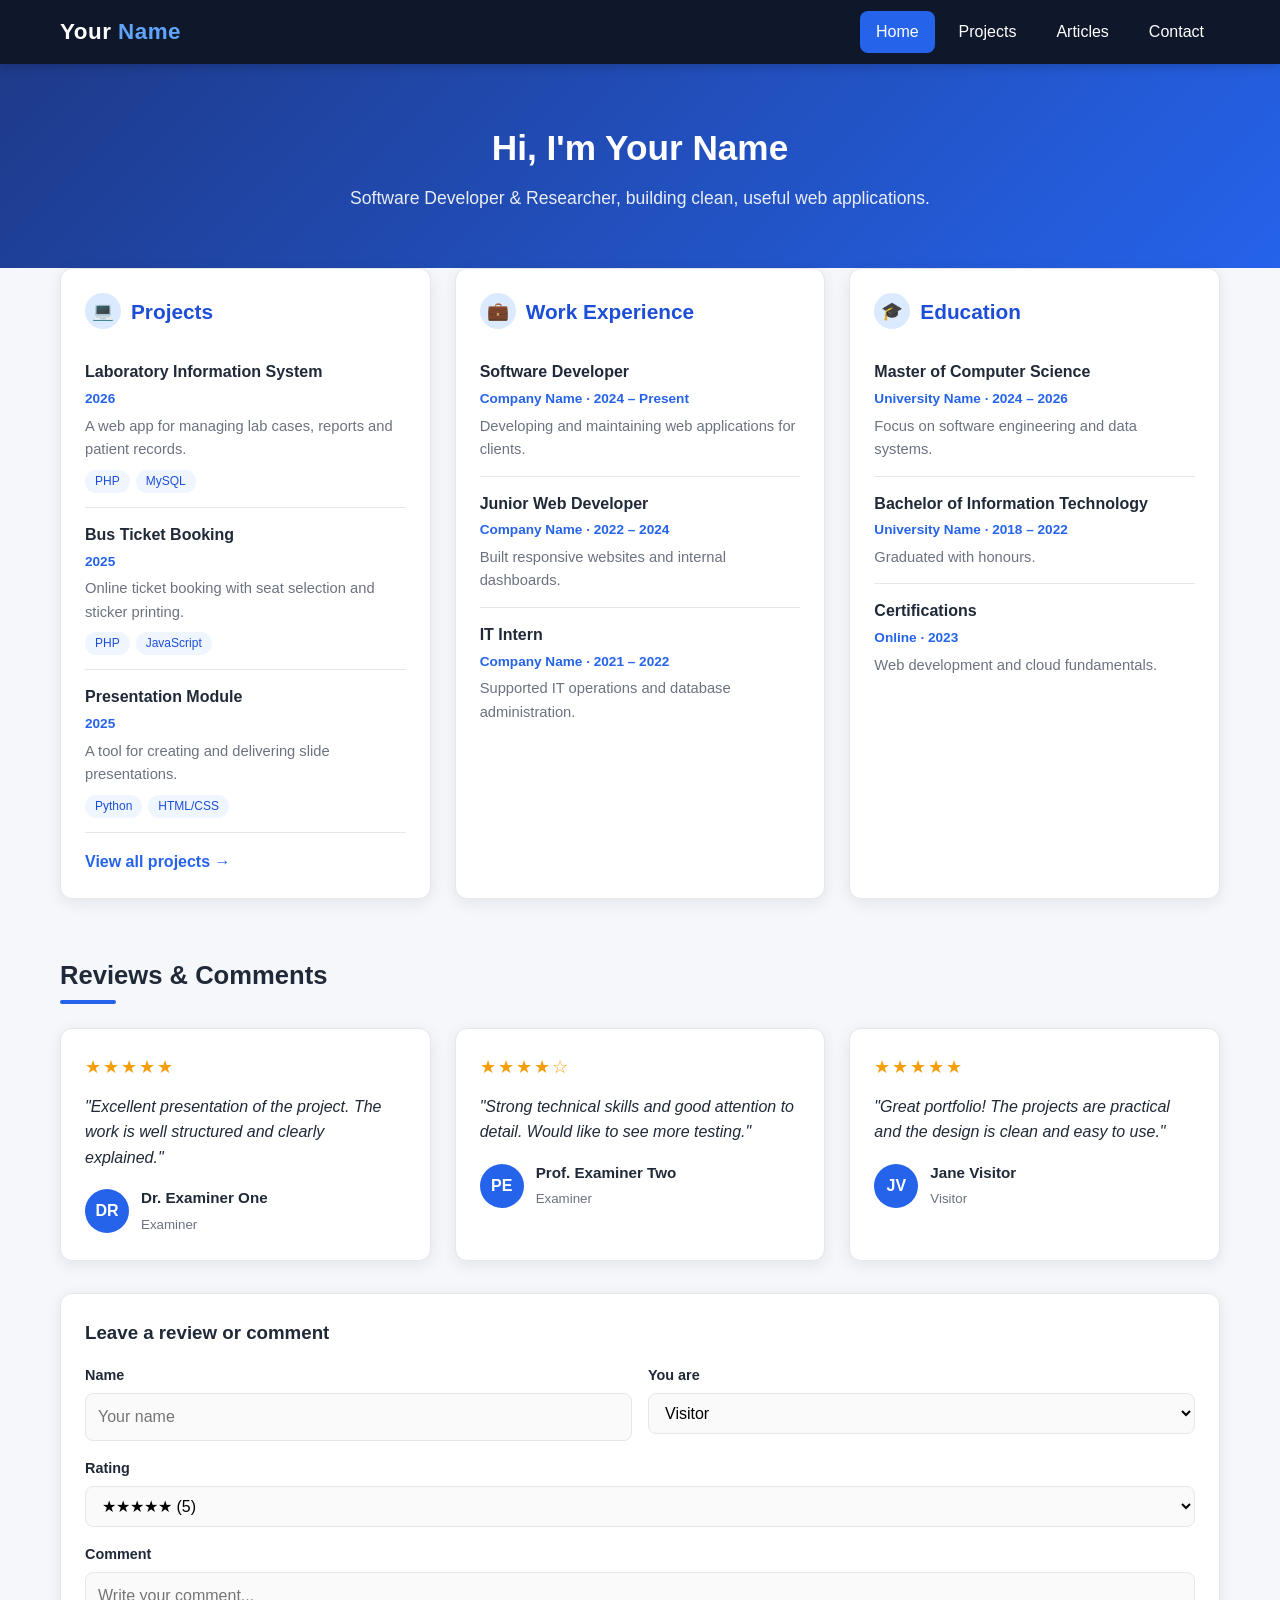
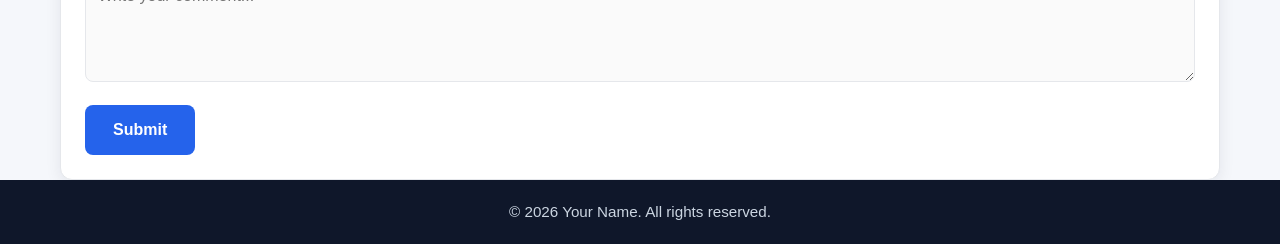
<file: index.html>
<!DOCTYPE html>
<html lang="en">
<head>
  <meta charset="UTF-8">
  <meta name="viewport" content="width=device-width, initial-scale=1.0">
  <title>Home | Your Name</title>
  <link rel="stylesheet" href="style.css">
</head>
<body>

  <!-- ================= HEADER ================= -->
  <header>
    <nav class="container nav">
      <a href="index.html" class="logo">Your <span>Name</span></a>

      <input type="checkbox" id="menu-toggle" aria-label="Toggle menu">
      <label for="menu-toggle" class="menu-icon"><span></span></label>

      <ul class="nav-links">
        <li><a href="index.html" class="active">Home</a></li>
        <li><a href="projects.html">Projects</a></li>
        <li><a href="articles.html">Articles</a></li>
        <li><a href="contact.html">Contact</a></li>
      </ul>
    </nav>
  </header>

  <!-- ================= HERO ================= -->
  <section class="hero">
    <h1>Hi, I'm Your Name</h1>
    <p>Software Developer &amp; Researcher, building clean, useful web applications.</p>
  </section>

  <!-- ================= BODY ================= -->
  <main class="container">

    <!-- Row 1: Projects | Work Experience | Education -->
    <div class="row-three">

      <section class="card">
        <h2><span class="icon">💻</span> Projects</h2>
        <div class="item">
          <h3>Laboratory Information System</h3>
          <span class="meta">2026</span>
          <p>A web app for managing lab cases, reports and patient records.</p>
          <div class="tags"><span class="tag">PHP</span><span class="tag">MySQL</span></div>
        </div>
        <div class="item">
          <h3>Bus Ticket Booking</h3>
          <span class="meta">2025</span>
          <p>Online ticket booking with seat selection and sticker printing.</p>
          <div class="tags"><span class="tag">PHP</span><span class="tag">JavaScript</span></div>
        </div>
        <div class="item">
          <h3>Presentation Module</h3>
          <span class="meta">2025</span>
          <p>A tool for creating and delivering slide presentations.</p>
          <div class="tags"><span class="tag">Python</span><span class="tag">HTML/CSS</span></div>
        </div>
        <a href="projects.html" class="more-link">View all projects →</a>
      </section>

      <section class="card">
        <h2><span class="icon">💼</span> Work Experience</h2>
        <div class="item">
          <h3>Software Developer</h3>
          <span class="meta">Company Name · 2024 – Present</span>
          <p>Developing and maintaining web applications for clients.</p>
        </div>
        <div class="item">
          <h3>Junior Web Developer</h3>
          <span class="meta">Company Name · 2022 – 2024</span>
          <p>Built responsive websites and internal dashboards.</p>
        </div>
        <div class="item">
          <h3>IT Intern</h3>
          <span class="meta">Company Name · 2021 – 2022</span>
          <p>Supported IT operations and database administration.</p>
        </div>
      </section>

      <section class="card">
        <h2><span class="icon">🎓</span> Education</h2>
        <div class="item">
          <h3>Master of Computer Science</h3>
          <span class="meta">University Name · 2024 – 2026</span>
          <p>Focus on software engineering and data systems.</p>
        </div>
        <div class="item">
          <h3>Bachelor of Information Technology</h3>
          <span class="meta">University Name · 2018 – 2022</span>
          <p>Graduated with honours.</p>
        </div>
        <div class="item">
          <h3>Certifications</h3>
          <span class="meta">Online · 2023</span>
          <p>Web development and cloud fundamentals.</p>
        </div>
      </section>

    </div>

    <!-- Row 2: Reviews & Comments -->
    <section>
      <h2 class="section-title">Reviews &amp; Comments</h2>

      <div class="reviews-grid" id="reviews-list">
        <article class="card review">
          <div class="stars">★★★★★</div>
          <blockquote>"Excellent presentation of the project. The work is well structured and clearly explained."</blockquote>
          <div class="reviewer">
            <div class="avatar">DR</div>
            <div><strong>Dr. Examiner One</strong><small>Examiner</small></div>
          </div>
        </article>

        <article class="card review">
          <div class="stars">★★★★☆</div>
          <blockquote>"Strong technical skills and good attention to detail. Would like to see more testing."</blockquote>
          <div class="reviewer">
            <div class="avatar">PE</div>
            <div><strong>Prof. Examiner Two</strong><small>Examiner</small></div>
          </div>
        </article>

        <article class="card review">
          <div class="stars">★★★★★</div>
          <blockquote>"Great portfolio! The projects are practical and the design is clean and easy to use."</blockquote>
          <div class="reviewer">
            <div class="avatar">JV</div>
            <div><strong>Jane Visitor</strong><small>Visitor</small></div>
          </div>
        </article>
      </div>

      <form class="card form-card" id="comment-form">
        <h3>Leave a review or comment</h3>
        <div class="form-row">
          <div>
            <label for="c-name">Name</label>
            <input type="text" id="c-name" required placeholder="Your name">
          </div>
          <div>
            <label for="c-role">You are</label>
            <select id="c-role">
              <option>Visitor</option>
              <option>Examiner</option>
            </select>
          </div>
        </div>
        <div class="field">
          <label for="c-rating">Rating</label>
          <select id="c-rating">
            <option value="5">★★★★★ (5)</option>
            <option value="4">★★★★☆ (4)</option>
            <option value="3">★★★☆☆ (3)</option>
            <option value="2">★★☆☆☆ (2)</option>
            <option value="1">★☆☆☆☆ (1)</option>
          </select>
        </div>
        <label for="c-text">Comment</label>
        <textarea id="c-text" required placeholder="Write your comment..."></textarea>
        <button type="submit" class="btn">Submit</button>
      </form>
    </section>

  </main>

  <!-- ================= FOOTER ================= -->
  <footer>
    &copy; 2026 Your Name. All rights reserved.
  </footer>

  <script>
    // Add a new review card when the comment form is submitted
    document.getElementById('comment-form').addEventListener('submit', function (e) {
      e.preventDefault();
      var name = document.getElementById('c-name').value.trim();
      var role = document.getElementById('c-role').value;
      var rating = parseInt(document.getElementById('c-rating').value, 10);
      var text = document.getElementById('c-text').value.trim();
      if (!name || !text) return;

      var initials = name.split(/\s+/).map(function (w) { return w[0]; }).join('').slice(0, 2).toUpperCase();

      var card = document.createElement('article');
      card.className = 'card review';
      card.innerHTML =
        '<div class="stars"></div><blockquote></blockquote>' +
        '<div class="reviewer"><div class="avatar"></div><div><strong></strong><small></small></div></div>';
      card.querySelector('.stars').textContent = '★'.repeat(rating) + '☆'.repeat(5 - rating);
      card.querySelector('blockquote').textContent = '"' + text + '"';
      card.querySelector('.avatar').textContent = initials;
      card.querySelector('strong').textContent = name;
      card.querySelector('small').textContent = role;

      document.getElementById('reviews-list').appendChild(card);
      this.reset();
    });
  </script>
</body>
</html>
</file>
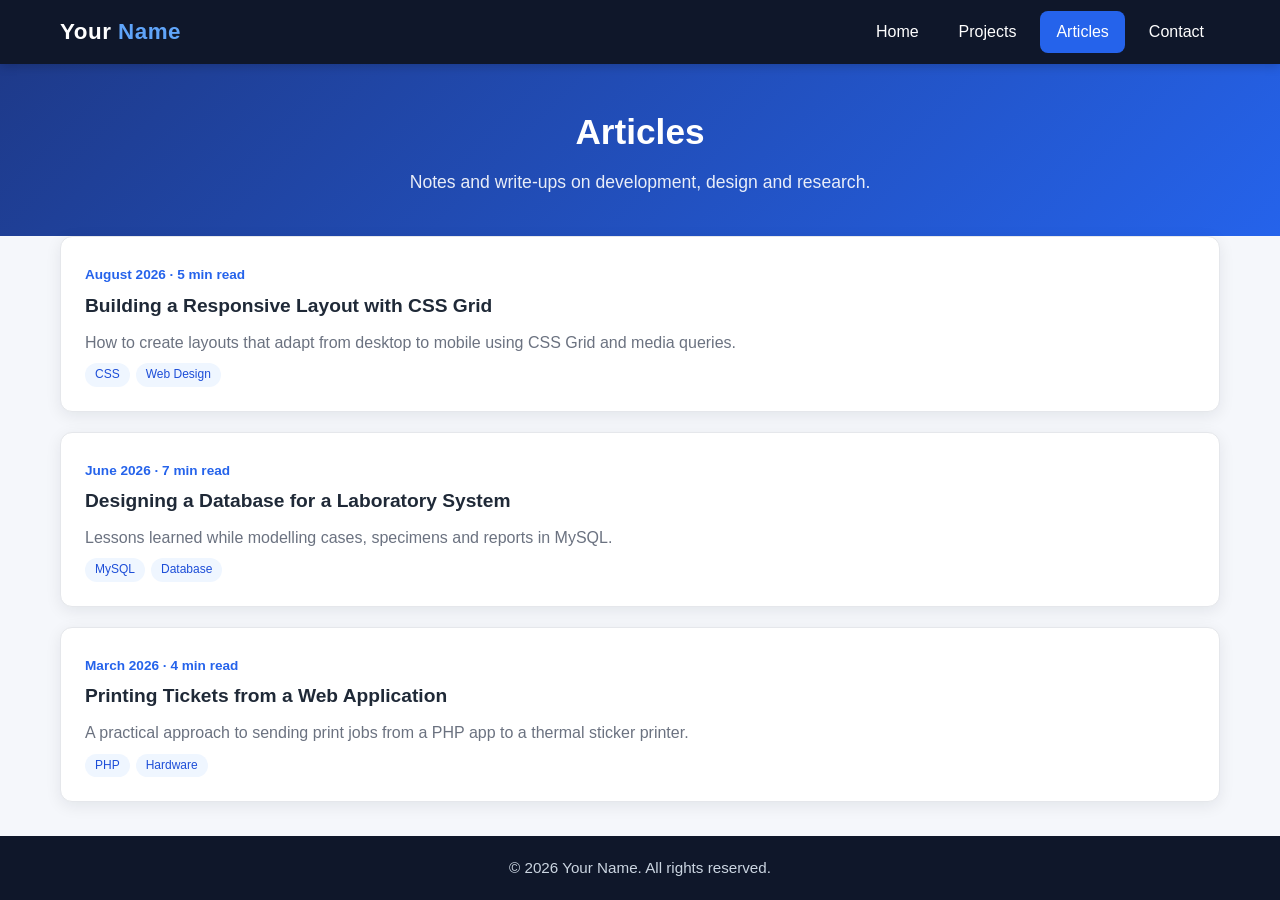
<file: articles.html>
<!DOCTYPE html>
<html lang="en">
<head>
  <meta charset="UTF-8">
  <meta name="viewport" content="width=device-width, initial-scale=1.0">
  <title>Articles | Your Name</title>
  <link rel="stylesheet" href="style.css">
</head>
<body>

  <!-- ================= HEADER ================= -->
  <header>
    <nav class="container nav">
      <a href="index.html" class="logo">Your <span>Name</span></a>

      <input type="checkbox" id="menu-toggle" aria-label="Toggle menu">
      <label for="menu-toggle" class="menu-icon"><span></span></label>

      <ul class="nav-links">
        <li><a href="index.html">Home</a></li>
        <li><a href="projects.html">Projects</a></li>
        <li><a href="articles.html" class="active">Articles</a></li>
        <li><a href="contact.html">Contact</a></li>
      </ul>
    </nav>
  </header>

  <section class="hero small">
    <h1>Articles</h1>
    <p>Notes and write-ups on development, design and research.</p>
  </section>

  <!-- ================= BODY ================= -->
  <main class="container">
    <div class="articles-list">

      <article class="card article-card">
        <span class="meta">August 2026 · 5 min read</span>
        <h3>Building a Responsive Layout with CSS Grid</h3>
        <p>How to create layouts that adapt from desktop to mobile using CSS Grid and media queries.</p>
        <div class="tags"><span class="tag">CSS</span><span class="tag">Web Design</span></div>
      </article>

      <article class="card article-card">
        <span class="meta">June 2026 · 7 min read</span>
        <h3>Designing a Database for a Laboratory System</h3>
        <p>Lessons learned while modelling cases, specimens and reports in MySQL.</p>
        <div class="tags"><span class="tag">MySQL</span><span class="tag">Database</span></div>
      </article>

      <article class="card article-card">
        <span class="meta">March 2026 · 4 min read</span>
        <h3>Printing Tickets from a Web Application</h3>
        <p>A practical approach to sending print jobs from a PHP app to a thermal sticker printer.</p>
        <div class="tags"><span class="tag">PHP</span><span class="tag">Hardware</span></div>
      </article>

    </div>
  </main>

  <!-- ================= FOOTER ================= -->
  <footer>
    &copy; 2026 Your Name. All rights reserved.
  </footer>

</body>
</html>
</file>
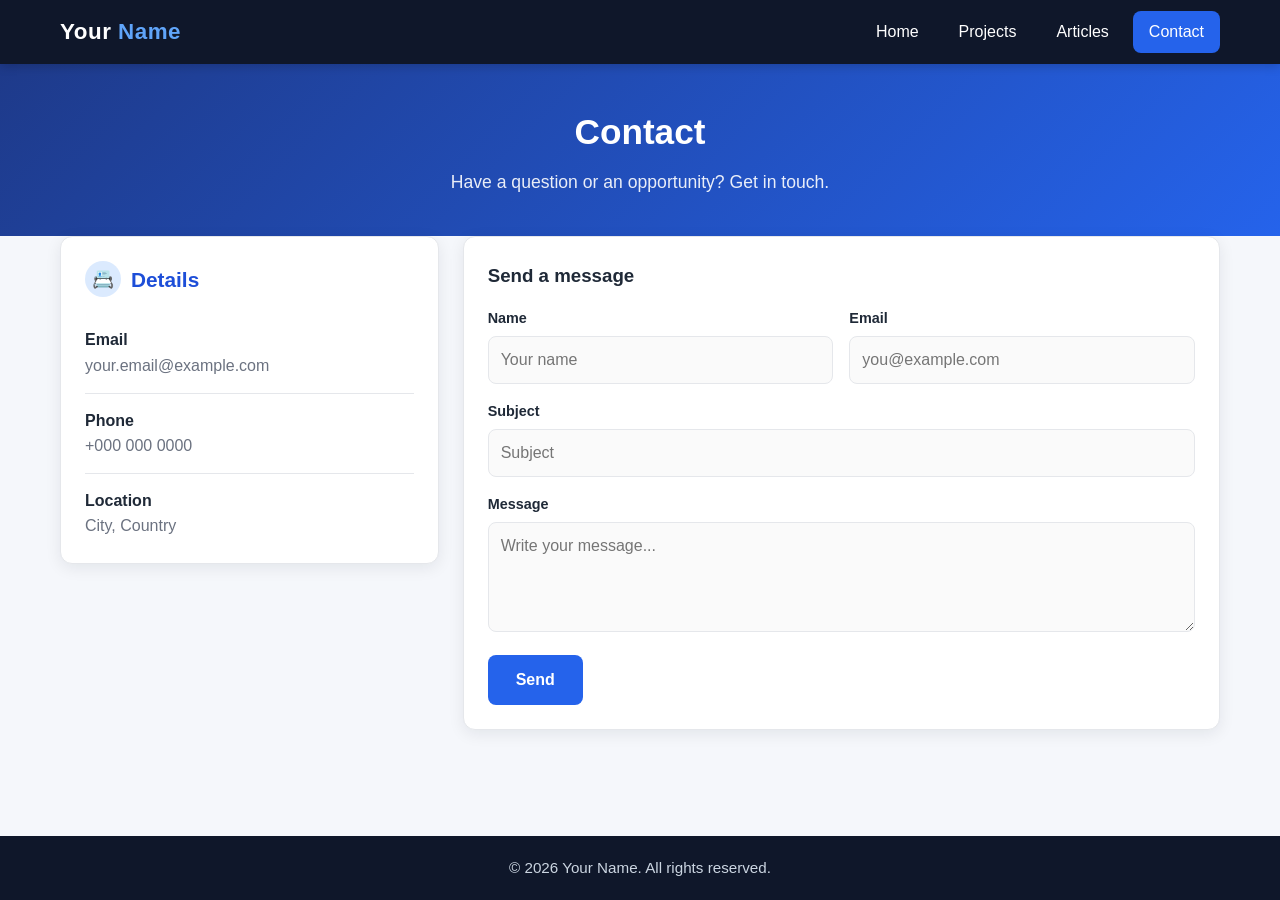
<file: contact.html>
<!DOCTYPE html>
<html lang="en">
<head>
  <meta charset="UTF-8">
  <meta name="viewport" content="width=device-width, initial-scale=1.0">
  <title>Contact | Your Name</title>
  <link rel="stylesheet" href="style.css">
</head>
<body>

  <!-- ================= HEADER ================= -->
  <header>
    <nav class="container nav">
      <a href="index.html" class="logo">Your <span>Name</span></a>

      <input type="checkbox" id="menu-toggle" aria-label="Toggle menu">
      <label for="menu-toggle" class="menu-icon"><span></span></label>

      <ul class="nav-links">
        <li><a href="index.html">Home</a></li>
        <li><a href="projects.html">Projects</a></li>
        <li><a href="articles.html">Articles</a></li>
        <li><a href="contact.html" class="active">Contact</a></li>
      </ul>
    </nav>
  </header>

  <section class="hero small">
    <h1>Contact</h1>
    <p>Have a question or an opportunity? Get in touch.</p>
  </section>

  <!-- ================= BODY ================= -->
  <main class="container">
    <div class="contact-layout">

      <section class="card contact-info">
        <h2><span class="icon">📇</span> Details</h2>
        <div class="item">
          <strong>Email</strong>
          <span>your.email@example.com</span>
        </div>
        <div class="item">
          <strong>Phone</strong>
          <span>+000 000 0000</span>
        </div>
        <div class="item">
          <strong>Location</strong>
          <span>City, Country</span>
        </div>
      </section>

      <form class="card form-card" id="contact-form">
        <h3>Send a message</h3>
        <div class="form-row">
          <div>
            <label for="m-name">Name</label>
            <input type="text" id="m-name" required placeholder="Your name">
          </div>
          <div>
            <label for="m-email">Email</label>
            <input type="email" id="m-email" required placeholder="you@example.com">
          </div>
        </div>
        <div class="field">
          <label for="m-subject">Subject</label>
          <input type="text" id="m-subject" placeholder="Subject">
        </div>
        <label for="m-text">Message</label>
        <textarea id="m-text" required placeholder="Write your message..."></textarea>
        <button type="submit" class="btn">Send</button>
        <p class="form-message" id="form-message" hidden>Thank you! Your message has been received.</p>
      </form>

    </div>
  </main>

  <!-- ================= FOOTER ================= -->
  <footer>
    &copy; 2026 Your Name. All rights reserved.
  </footer>

  <script>
    document.getElementById('contact-form').addEventListener('submit', function (e) {
      e.preventDefault();
      document.getElementById('form-message').hidden = false;
      this.reset();
    });
  </script>
</body>
</html>
</file>
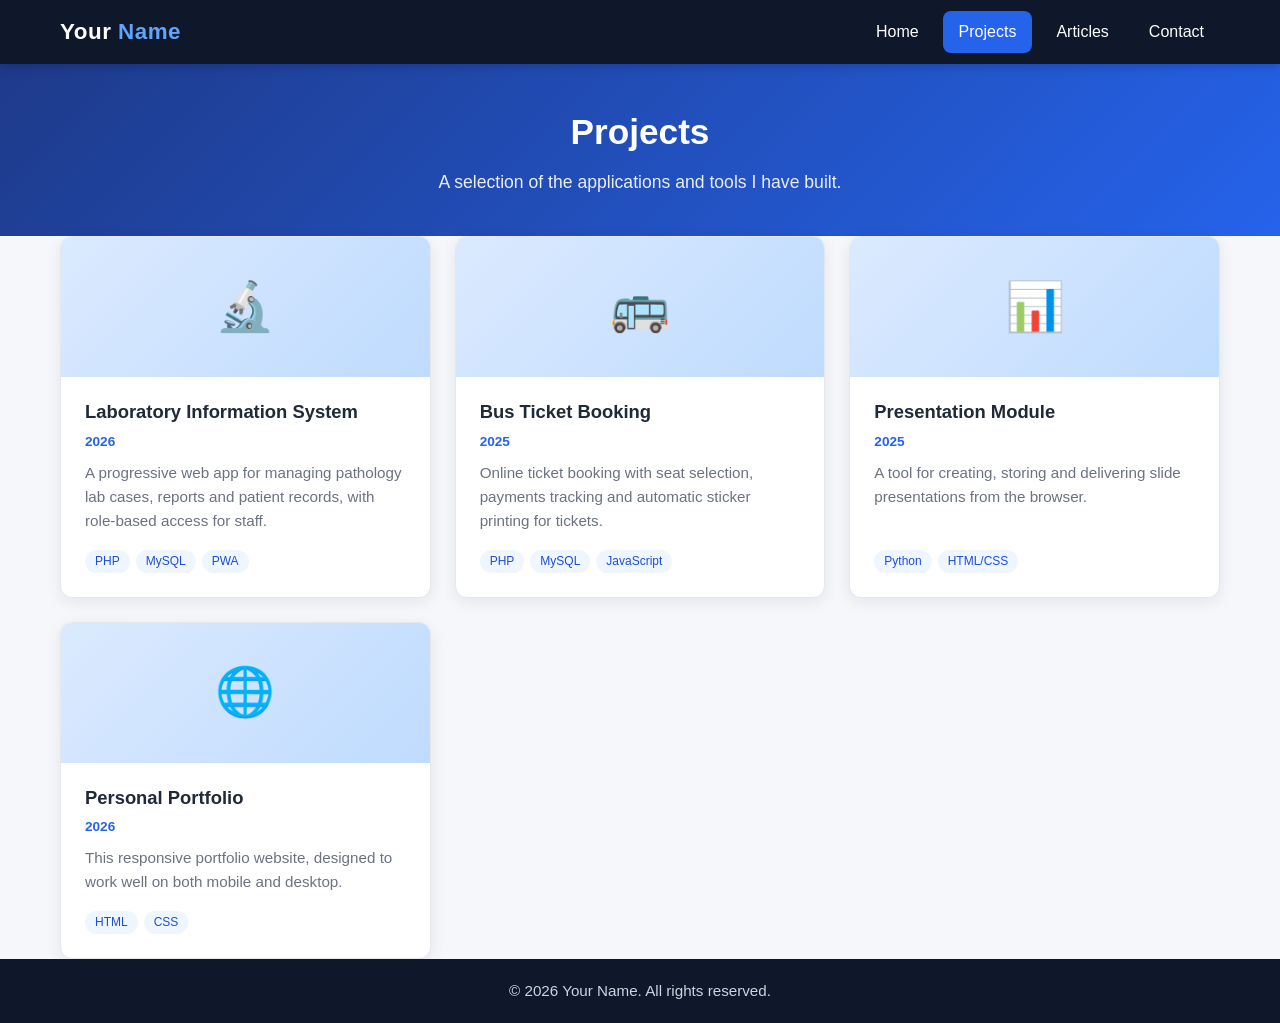
<file: projects.html>
<!DOCTYPE html>
<html lang="en">
<head>
  <meta charset="UTF-8">
  <meta name="viewport" content="width=device-width, initial-scale=1.0">
  <title>Projects | Your Name</title>
  <link rel="stylesheet" href="style.css">
</head>
<body>

  <!-- ================= HEADER ================= -->
  <header>
    <nav class="container nav">
      <a href="index.html" class="logo">Your <span>Name</span></a>

      <input type="checkbox" id="menu-toggle" aria-label="Toggle menu">
      <label for="menu-toggle" class="menu-icon"><span></span></label>

      <ul class="nav-links">
        <li><a href="index.html">Home</a></li>
        <li><a href="projects.html" class="active">Projects</a></li>
        <li><a href="articles.html">Articles</a></li>
        <li><a href="contact.html">Contact</a></li>
      </ul>
    </nav>
  </header>

  <section class="hero small">
    <h1>Projects</h1>
    <p>A selection of the applications and tools I have built.</p>
  </section>

  <!-- ================= BODY ================= -->
  <main class="container">
    <div class="projects-grid">

      <article class="card project-card">
        <div class="project-thumb">🔬</div>
        <div class="project-body">
          <h3>Laboratory Information System</h3>
          <span class="meta">2026</span>
          <p>A progressive web app for managing pathology lab cases, reports and patient records, with role-based access for staff.</p>
          <div class="tags"><span class="tag">PHP</span><span class="tag">MySQL</span><span class="tag">PWA</span></div>
        </div>
      </article>

      <article class="card project-card">
        <div class="project-thumb">🚌</div>
        <div class="project-body">
          <h3>Bus Ticket Booking</h3>
          <span class="meta">2025</span>
          <p>Online ticket booking with seat selection, payments tracking and automatic sticker printing for tickets.</p>
          <div class="tags"><span class="tag">PHP</span><span class="tag">MySQL</span><span class="tag">JavaScript</span></div>
        </div>
      </article>

      <article class="card project-card">
        <div class="project-thumb">📊</div>
        <div class="project-body">
          <h3>Presentation Module</h3>
          <span class="meta">2025</span>
          <p>A tool for creating, storing and delivering slide presentations from the browser.</p>
          <div class="tags"><span class="tag">Python</span><span class="tag">HTML/CSS</span></div>
        </div>
      </article>

      <article class="card project-card">
        <div class="project-thumb">🌐</div>
        <div class="project-body">
          <h3>Personal Portfolio</h3>
          <span class="meta">2026</span>
          <p>This responsive portfolio website, designed to work well on both mobile and desktop.</p>
          <div class="tags"><span class="tag">HTML</span><span class="tag">CSS</span></div>
        </div>
      </article>

    </div>
  </main>

  <!-- ================= FOOTER ================= -->
  <footer>
    &copy; 2026 Your Name. All rights reserved.
  </footer>

</body>
</html>
</file>
<file: style.css>
:root {
  --bg: #f5f7fb;
  --surface: #ffffff;
  --text: #1f2937;
  --muted: #6b7280;
  --primary: #2563eb;
  --primary-dark: #1d4ed8;
  --border: #e5e7eb;
  --header-bg: #0f172a;
  --radius: 12px;
  --shadow: 0 4px 16px rgba(15, 23, 42, 0.08);
}

* { box-sizing: border-box; margin: 0; padding: 0; }

html { scroll-behavior: smooth; }

body {
  font-family: "Segoe UI", Roboto, Arial, sans-serif;
  background: var(--bg);
  color: var(--text);
  line-height: 1.6;
  display: flex;
  flex-direction: column;
  min-height: 100vh;
}

a { color: inherit; text-decoration: none; }

.container {
  width: 100%;
  max-width: 1200px;
  margin: 0 auto;
  padding: 0 20px;
}

/* ---------- Header ---------- */
header {
  background: var(--header-bg);
  color: #fff;
  position: sticky;
  top: 0;
  z-index: 100;
  box-shadow: 0 2px 10px rgba(0, 0, 0, 0.2);
}

.nav {
  display: flex;
  align-items: center;
  justify-content: space-between;
  height: 64px;
}

.logo {
  font-size: 1.4rem;
  font-weight: 700;
  letter-spacing: 0.5px;
}

.logo span { color: #60a5fa; }

.nav-links {
  display: flex;
  list-style: none;
  gap: 8px;
}

.nav-links a {
  display: block;
  padding: 8px 16px;
  border-radius: 8px;
  font-weight: 500;
  transition: background 0.2s, color 0.2s;
}

.nav-links a:hover,
.nav-links a.active {
  background: var(--primary);
  color: #fff;
}

/* Mobile menu toggle (CSS only) */
#menu-toggle { display: none; }

.menu-icon {
  display: none;
  cursor: pointer;
  width: 28px;
  height: 20px;
  position: relative;
}

.menu-icon span,
.menu-icon span::before,
.menu-icon span::after {
  position: absolute;
  width: 28px;
  height: 3px;
  background: #fff;
  border-radius: 2px;
  content: "";
  transition: transform 0.3s, top 0.3s;
}

.menu-icon span { top: 8px; }
.menu-icon span::before { top: -8px; }
.menu-icon span::after { top: 8px; }

/* ---------- Hero / page banner ---------- */
.hero {
  background: linear-gradient(135deg, #1e3a8a, #2563eb);
  color: #fff;
  text-align: center;
  padding: 56px 20px;
}

.hero h1 { font-size: 2.2rem; margin-bottom: 8px; }
.hero p { font-size: 1.1rem; opacity: 0.9; max-width: 640px; margin: 0 auto; }

.hero.small { padding: 40px 20px; }

/* ---------- Main ---------- */
main { flex: 1; padding: 48px 0; }

.section-title {
  font-size: 1.6rem;
  margin-bottom: 24px;
  position: relative;
  padding-bottom: 8px;
}

.section-title::after {
  content: "";
  position: absolute;
  left: 0;
  bottom: 0;
  width: 56px;
  height: 4px;
  background: var(--primary);
  border-radius: 2px;
}

/* Home row 1: three columns */
.row-three {
  display: grid;
  grid-template-columns: repeat(3, 1fr);
  gap: 24px;
  margin-bottom: 56px;
}

.card {
  background: var(--surface);
  border: 1px solid var(--border);
  border-radius: var(--radius);
  box-shadow: var(--shadow);
  padding: 24px;
}

.card h2 {
  font-size: 1.3rem;
  margin-bottom: 16px;
  display: flex;
  align-items: center;
  gap: 10px;
  color: var(--primary-dark);
}

.card h2 .icon {
  display: inline-grid;
  place-items: center;
  width: 36px;
  height: 36px;
  border-radius: 50%;
  background: #dbeafe;
  font-size: 1.1rem;
}

.item {
  padding: 14px 0;
  border-bottom: 1px solid var(--border);
}

.item:last-child { border-bottom: none; padding-bottom: 0; }

.item h3 { font-size: 1rem; }

.meta {
  font-size: 0.85rem;
  color: var(--primary);
  font-weight: 600;
}

.item p { font-size: 0.92rem; color: var(--muted); margin-top: 4px; }

.tags { display: flex; flex-wrap: wrap; gap: 6px; margin-top: 8px; }

.tag {
  font-size: 0.75rem;
  background: #eff6ff;
  color: var(--primary-dark);
  padding: 2px 10px;
  border-radius: 999px;
}

.more-link {
  display: inline-block;
  margin-top: 16px;
  font-weight: 600;
  color: var(--primary);
}

.more-link:hover { text-decoration: underline; }

/* Home row 2: reviews */
.reviews-grid {
  display: grid;
  grid-template-columns: repeat(auto-fit, minmax(280px, 1fr));
  gap: 24px;
  margin-bottom: 32px;
}

.review .stars { color: #f59e0b; font-size: 1.1rem; letter-spacing: 2px; }

.review blockquote {
  font-style: italic;
  color: var(--text);
  margin: 12px 0 16px;
}

.reviewer { display: flex; align-items: center; gap: 12px; }

.avatar {
  width: 44px;
  height: 44px;
  border-radius: 50%;
  background: var(--primary);
  color: #fff;
  display: grid;
  place-items: center;
  font-weight: 700;
  flex-shrink: 0;
}

.reviewer strong { display: block; font-size: 0.95rem; }
.reviewer small { color: var(--muted); }

/* ---------- Projects page ---------- */
.projects-grid {
  display: grid;
  grid-template-columns: repeat(auto-fill, minmax(300px, 1fr));
  gap: 24px;
}

.project-card {
  display: flex;
  flex-direction: column;
  padding: 0;
  overflow: hidden;
}

.project-thumb {
  height: 140px;
  display: grid;
  place-items: center;
  font-size: 3rem;
  background: linear-gradient(135deg, #dbeafe, #bfdbfe);
}

.project-body { padding: 20px 24px 24px; display: flex; flex-direction: column; flex: 1; }
.project-body h3 { font-size: 1.15rem; margin-bottom: 4px; }
.project-body p { color: var(--muted); font-size: 0.95rem; margin: 8px 0; flex: 1; }

/* ---------- Articles page ---------- */
.articles-list { display: grid; gap: 20px; }

.article-card h3 { font-size: 1.2rem; margin: 4px 0 8px; }
.article-card p { color: var(--muted); }

/* ---------- Forms (comments + contact) ---------- */
.form-card h3 { margin-bottom: 16px; }

.form-row {
  display: grid;
  grid-template-columns: 1fr 1fr;
  gap: 16px;
  margin-bottom: 16px;
}

.form-card label {
  display: block;
  font-size: 0.9rem;
  font-weight: 600;
  margin-bottom: 6px;
}

.form-card input,
.form-card select,
.form-card textarea {
  width: 100%;
  padding: 10px 12px;
  border: 1px solid var(--border);
  border-radius: 8px;
  font: inherit;
  background: #fafafa;
}

.form-card input:focus,
.form-card select:focus,
.form-card textarea:focus {
  outline: none;
  border-color: var(--primary);
  background: #fff;
}

.form-card .field { margin-bottom: 16px; }

.form-card textarea { min-height: 110px; resize: vertical; margin-bottom: 16px; }

.btn {
  background: var(--primary);
  color: #fff;
  border: none;
  padding: 12px 28px;
  border-radius: 8px;
  font: inherit;
  font-weight: 600;
  cursor: pointer;
  transition: background 0.2s;
}

.btn:hover { background: var(--primary-dark); }

.form-message {
  margin-top: 12px;
  color: #15803d;
  font-weight: 600;
}

/* ---------- Contact page ---------- */
.contact-layout {
  display: grid;
  grid-template-columns: 1fr 2fr;
  gap: 24px;
  align-items: start;
}

.contact-info .item strong { display: block; }
.contact-info .item span { color: var(--muted); word-break: break-word; }

/* ---------- Footer ---------- */
footer {
  background: var(--header-bg);
  color: #cbd5e1;
  text-align: center;
  padding: 20px;
  font-size: 0.95rem;
}

/* ---------- Responsive ---------- */
@media (max-width: 960px) {
  .row-three { grid-template-columns: 1fr 1fr; }
  .row-three .card:last-child { grid-column: span 2; }
  .contact-layout { grid-template-columns: 1fr; }
}

@media (max-width: 680px) {
  .menu-icon { display: block; }

  .nav-links {
    position: absolute;
    top: 64px;
    left: 0;
    right: 0;
    flex-direction: column;
    gap: 0;
    background: var(--header-bg);
    max-height: 0;
    overflow: hidden;
    transition: max-height 0.3s ease;
  }

  .nav-links a {
    padding: 14px 20px;
    border-radius: 0;
    border-top: 1px solid rgba(255, 255, 255, 0.08);
  }

  #menu-toggle:checked ~ .nav-links { max-height: 300px; }

  #menu-toggle:checked + .menu-icon span { background: transparent; }
  #menu-toggle:checked + .menu-icon span::before { top: 0; transform: rotate(45deg); }
  #menu-toggle:checked + .menu-icon span::after { top: 0; transform: rotate(-45deg); }

  .hero h1 { font-size: 1.7rem; }
  .hero p { font-size: 1rem; }

  .row-three { grid-template-columns: 1fr; }
  .row-three .card:last-child { grid-column: auto; }

  .projects-grid { grid-template-columns: 1fr; }

  .form-row { grid-template-columns: 1fr; }
  .btn { width: 100%; }
}
</file>
